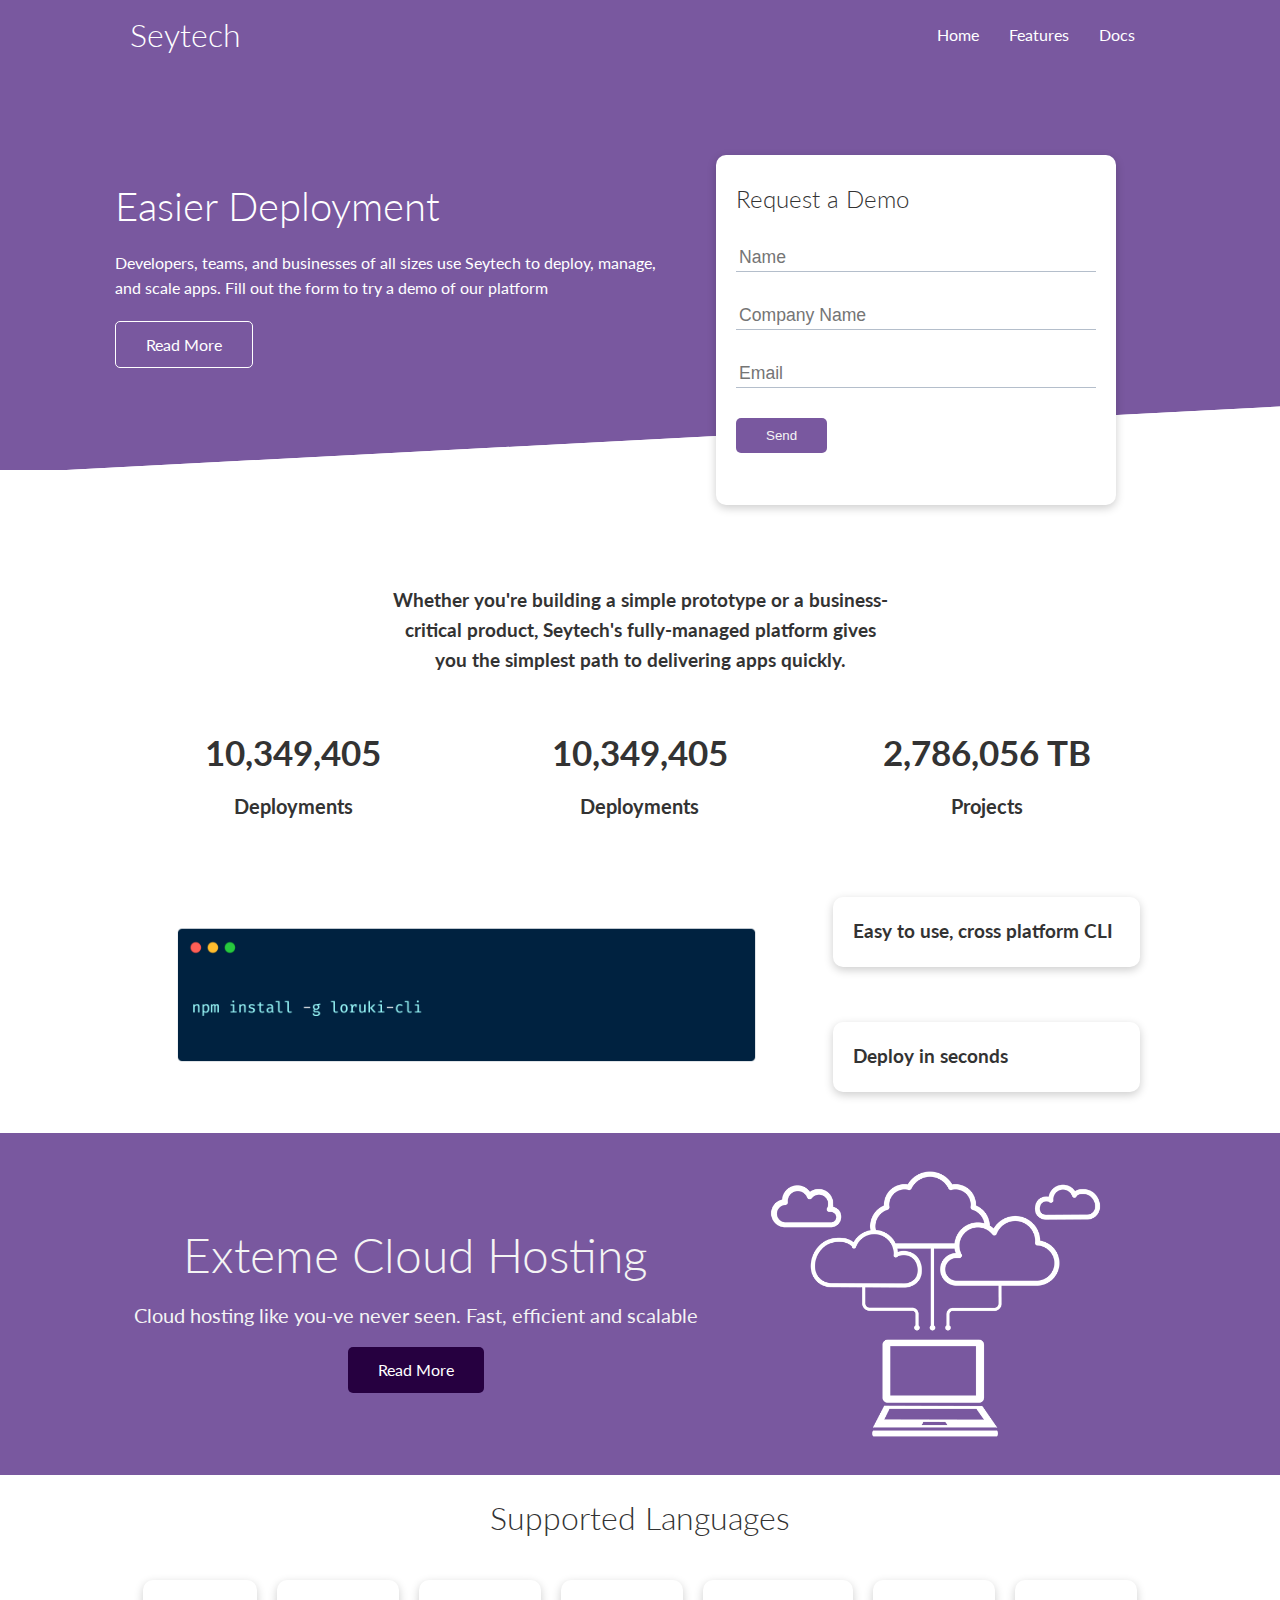
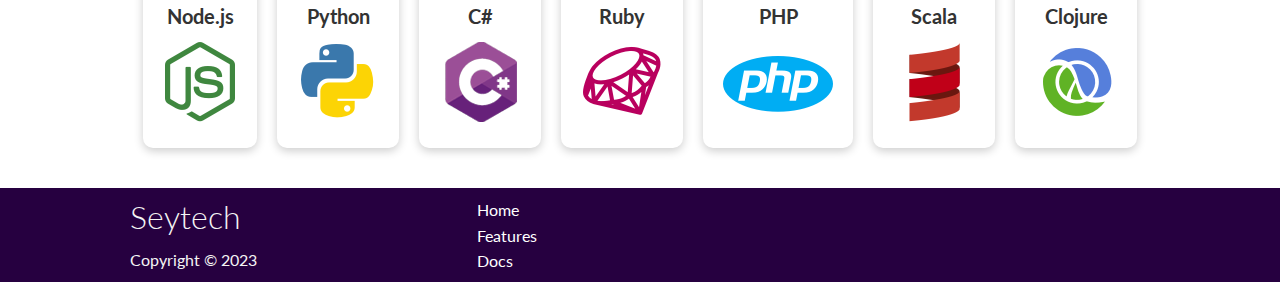
<file: index.html>
<!DOCTYPE html>
<html lang="en">
  <head>
    <meta charset="UTF-8" />
    <meta http-equiv="X-UA-Compatible" content="IE=edge" />
    <meta name="viewport" content="width=device-width, initial-scale=1.0" />
    <link
      rel="stylesheet"
      href="https://cdnjs.cloudflare.com/ajax/libs/font-awesome/6.2.1/css/all.min.css"
      integrity="sha512-MV7K8+y+gLIBoVD59lQIYicR65iaqukzvf/nwasF0nqhPay5w/9lJmVM2hMDcnK1OnMGCdVK+iQrJ7lzPJQd1w=="
      crossorigin="anonymous"
      referrerpolicy="no-referrer"
    />
    <link rel="stylesheet" href="styles/style.css" />
    <link rel="stylesheet" href="styles/utilities.css" />
    <title>Seytech Platform | Cloud Hosting</title>
  </head>
  <body>
    <!-- Navbar -->
    <div class="navbar">
      <div class="container flex">
        <h1 class="logo">Seytech</h1>
        <nav>
          <ul>
            <li><a href="index.html">Home</a></li>
            <li><a href="features.html" target="_blank">Features</a></li>
            <li><a href="docs.html">Docs</a></li>
          </ul>
        </nav>
      </div>
    </div>
    <!-- Showcase-->
    <section class="showcase">
      <div class="container grid">
        <div class="showcase-text">
          <h1>Easier Deployment</h1>
          <p>
            Developers, teams, and businesses of all sizes use Seytech to
            deploy, manage, and scale apps. Fill out the form to try a demo of
            our platform
          </p>
          <a href="features.html" class="btn btn-outline">Read More</a>
        </div>
        <div class="showcase-form card">
          <h2>Request a Demo</h2>
          <form>
            <div class="form-control">
              <input type="text" name="name" placeholder="Name" required />
            </div>
            <div class="form-control">
              <input
                type="text"
                name="company"
                placeholder="Company Name"
                required
              />
            </div>
            <div class="form-control">
              <input type="email" name="email" placeholder="Email" required />
            </div>
            <input type="submit" value="Send" class="btn btn-primary" />
          </form>
        </div>
      </div>
    </section>

    <!-- Stats -->
    <section class="stats">
      <div class="container">
        <h3 class="stats-heading text-center">
          Whether you're building a simple prototype or a business-critical
          product, Seytech's fully-managed platform gives you the simplest path
          to delivering apps quickly.
        </h3>
        <div class="grid grid-3 text-center my-4">
          <div>
            <i class="fas fa-server fa-3x"></i>
            <h3>10,349,405</h3>
            <p class="text-secondary">Deployments</p>
          </div>
          <div>
            <i class="fas fa-upload fa-3x"></i>
            <h3>10,349,405</h3>
            <p class="text-secondary">Deployments</p>
          </div>
          <div>
            <i class="fas fa-project-diagram fa-3x"></i>
            <h3>2,786,056 TB</h3>
            <p class="text-secondary">Projects</p>
          </div>
        </div>
      </div>
    </section>

    <!-- CLI -->
    <section class="cli">
      <div class="container grid">
        <img src="images/cli.png" alt="" />
        <div class="card">
          <h3>Easy to use, cross platform CLI</h3>
        </div>
        <div class="card">
          <h3>Deploy in seconds</h3>
        </div>
      </div>
    </section>

    <!-- Cloud -->
    <section class="cloud bg-primary my-2 py-2">
      <div class="container grid">
        <div class="text-center">
          <h2 class="lg">Exteme Cloud Hosting</h2>
          <p class="lead my-1">
            Cloud hosting like you-ve never seen. Fast, efficient and scalable
          </p>
          <a href="features.html" class="btn btn-dark">Read More</a>
        </div>
        <img src="images/cloud.png" alt="" />
      </div>
    </section>

    <!-- Languagues -->
    <section class="languages">
      <h2 class="md text-center my-2">Supported Languages</h2>
      <div class="container flex">
        <div class="card">
          <h4>Node.js</h4>
          <img src="images/logos/node.png" alt="" />
        </div>
        <div class="card">
          <h4>Python</h4>
          <img src="images/logos/python.png" alt="" />
        </div>
        <div class="card">
          <h4>C#</h4>
          <img src="images/logos/csharp.png" alt="" />
        </div>
        <div class="card">
          <h4>Ruby</h4>
          <img src="images/logos/ruby.png" alt="" />
        </div>
        <div class="card">
          <h4>PHP</h4>
          <img src="images/logos/php.png" alt="" />
        </div>
        <div class="card">
          <h4>Scala</h4>
          <img src="images/logos/scala.png" alt="" />
        </div>
        <div class="card">
          <h4>Clojure</h4>
          <img src="images/logos/clojure.png" alt="" />
        </div>
      </div>
    </section>
    <!-- Footer -->
    <footer class="footer bg-dark py-5">
      <div class="container grid grid-3">
        <div>
          <h1>Seytech</h1>
          <p>Copyright &copy; 2023</p>
        </div>
        <nav>
          <ul>
            <li><a href="index.html">Home</a></li>
            <li><a href="features.html">Features</a></li>
            <li><a href="docs.html">Docs</a></li>
          </ul>
        </nav>
        <div class="social">
          <a href="#"><i class="fa-brands fa-github fa-xl"></i></a>
          <a href="#"><i class="fa-brands fa-facebook fa-xl"></i></a>
          <a href="#"><i class="fa-brands fa-twitter fa-xl"></i></a>
          <a href="#"><i class="fa-brands fa-instagram fa-xl"></i></a>
        </div>
      </div>
    </footer>
  </body>
</html>
</file>
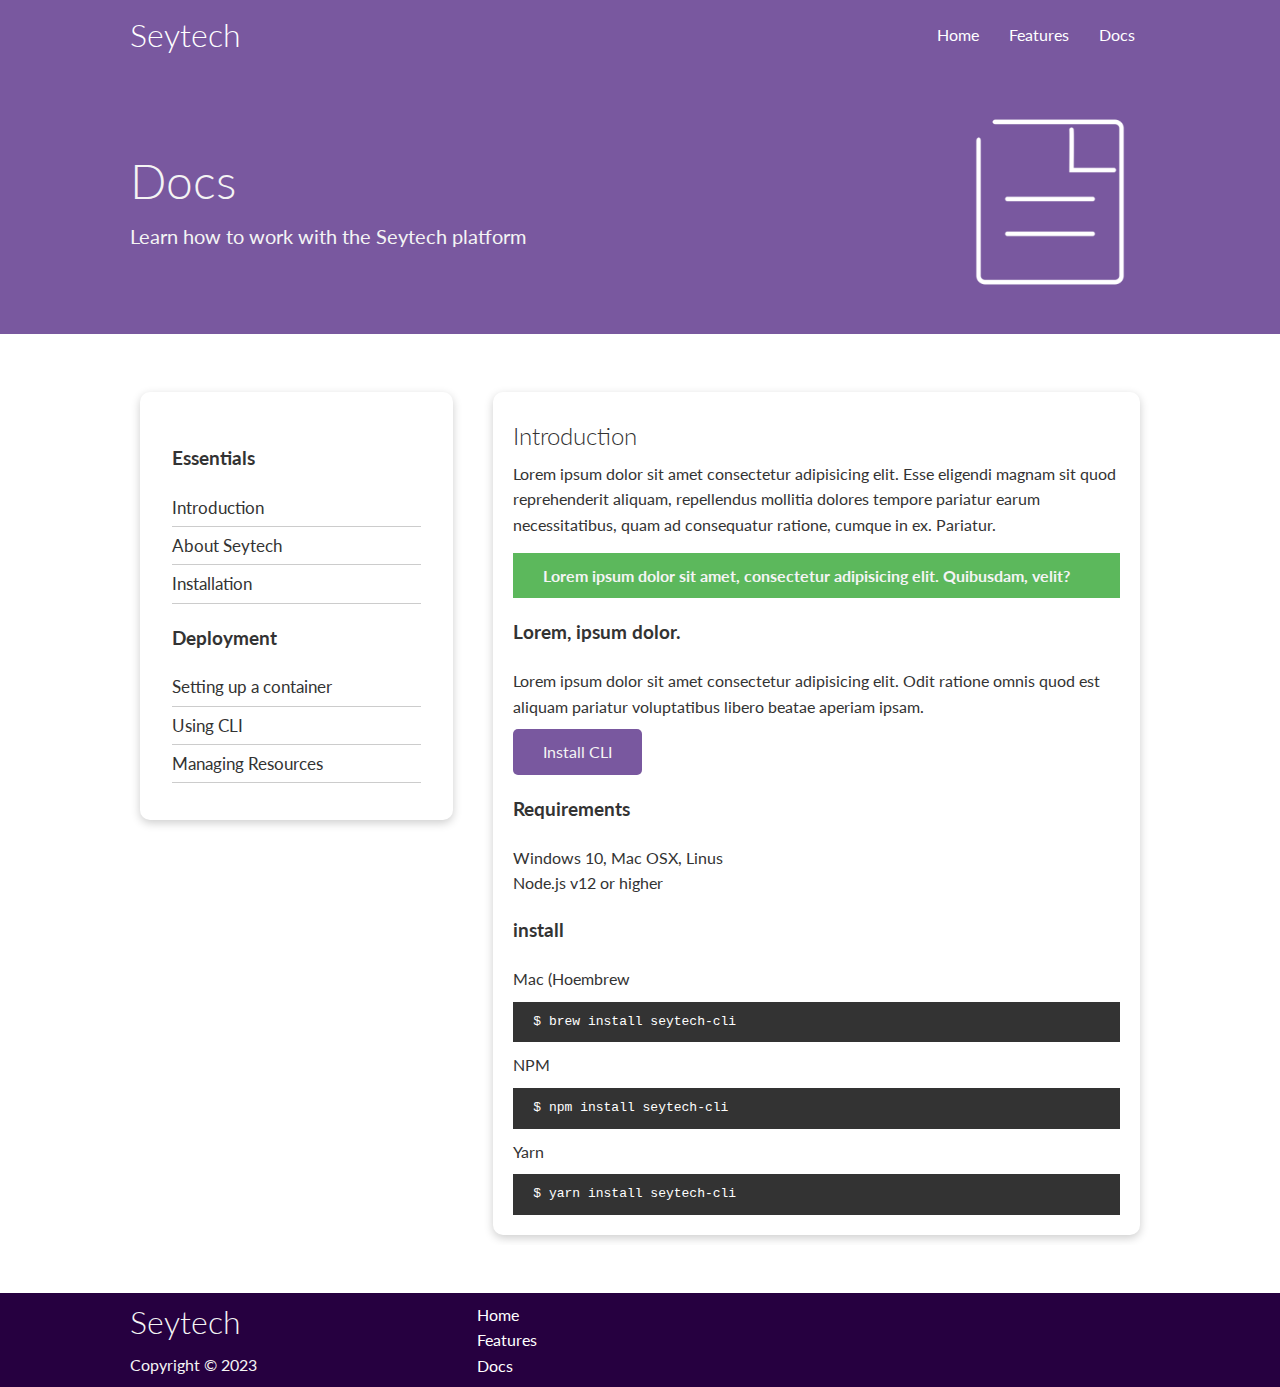
<file: docs.html>
<!DOCTYPE html>
<html lang="en">
  <head>
    <meta charset="UTF-8" />
    <meta http-equiv="X-UA-Compatible" content="IE=edge" />
    <meta name="viewport" content="width=device-width, initial-scale=1.0" />
    <link
      rel="stylesheet"
      href="https://cdnjs.cloudflare.com/ajax/libs/font-awesome/6.2.1/css/all.min.css"
      integrity="sha512-MV7K8+y+gLIBoVD59lQIYicR65iaqukzvf/nwasF0nqhPay5w/9lJmVM2hMDcnK1OnMGCdVK+iQrJ7lzPJQd1w=="
      crossorigin="anonymous"
      referrerpolicy="no-referrer"
    />
    <link rel="stylesheet" href="styles/style.css" />
    <link rel="stylesheet" href="styles/utilities.css" />
    <title>Seytech Platform | Cloud Hosting</title>
  </head>
  <body>
    <!-- Navbar -->
    <div class="navbar">
      <div class="container flex">
        <h1 class="logo">Seytech</h1>
        <nav>
          <ul>
            <li><a href="index.html">Home</a></li>
            <li><a href="features.html" target="_blank">Features</a></li>
            <li><a href="docs.html">Docs</a></li>
          </ul>
        </nav>
      </div>
    </div>
    <!-- Head -->
    <section class="docs-head bg-primary py-3">
      <div class="container grid">
        <div>
          <h1 class="lg">Docs</h1>
          <p class="lead">Learn how to work with the Seytech platform</p>
        </div>
        <img src="images/docs.png" alt="" />
      </div>
    </section>

    <!-- Docs Main -->
    <section class="docs-main my-4">
      <div class="container grid">
        <div class="card bg-light p-3">
          <h3 class="my-2">Essentials</h3>
          <nav>
            <ul>
              <li><a href="#">Introduction</a></li>
              <li><a href="#">About Seytech</a></li>
              <li><a href="#">Installation</a></li>
            </ul>
          </nav>
          <h3 class="my-2">Deployment</h3>
          <nav>
            <ul>
              <li><a href="#">Setting up a container</a></li>
              <li><a href="#">Using CLI</a></li>
              <li><a href="#">Managing Resources</a></li>
            </ul>
          </nav>
        </div>
        <div class="card">
          <h2>Introduction</h2>
          <p>
            Lorem ipsum dolor sit amet consectetur adipisicing elit. Esse
            eligendi magnam sit quod reprehenderit aliquam, repellendus mollitia
            dolores tempore pariatur earum necessitatibus, quam ad consequatur
            ratione, cumque in ex. Pariatur.
          </p>
          <div class="alert alert-success">
            <i class="fa-solid fa-info"></i> Lorem ipsum dolor sit amet,
            consectetur adipisicing elit. Quibusdam, velit?
          </div>
          <h3>Lorem, ipsum dolor.</h3>
          <p>
            Lorem ipsum dolor sit amet consectetur adipisicing elit. Odit
            ratione omnis quod est aliquam pariatur voluptatibus libero beatae
            aperiam ipsam.
          </p>
          <a href="#" class="btn btn-primary">Install CLI</a>
          <h3>Requirements</h3>
          <ul>
            <li>Windows 10, Mac OSX, Linus</li>
          </ul>
          <ul>
            <li>Node.js v12 or higher</li>
          </ul>

          <h3>install</h3>
          <p>Mac (Hoembrew</p>
          <pre><code>$ brew install seytech-cli</code></pre>
          <p>NPM</p>
          <pre><code>$ npm install seytech-cli</code></pre>
          <p>Yarn</p>
          <pre><code>$ yarn install seytech-cli</code></pre>
        </div>
      </div>
    </section>

    <!-- Footer -->
    <footer class="footer bg-dark py-5">
      <div class="container grid grid-3">
        <div>
          <h1>Seytech</h1>
          <p>Copyright &copy; 2023</p>
        </div>
        <nav>
          <ul>
            <li><a href="index.html">Home</a></li>
            <li><a href="features.html">Features</a></li>
            <li><a href="docs.html">Docs</a></li>
          </ul>
        </nav>
        <div class="social">
          <a href="#"><i class="fa-brands fa-github fa-xl"></i></a>
          <a href="#"><i class="fa-brands fa-facebook fa-xl"></i></a>
          <a href="#"><i class="fa-brands fa-twitter fa-xl"></i></a>
          <a href="#"><i class="fa-brands fa-instagram fa-xl"></i></a>
        </div>
      </div>
    </footer>
  </body>
</html>
</file>
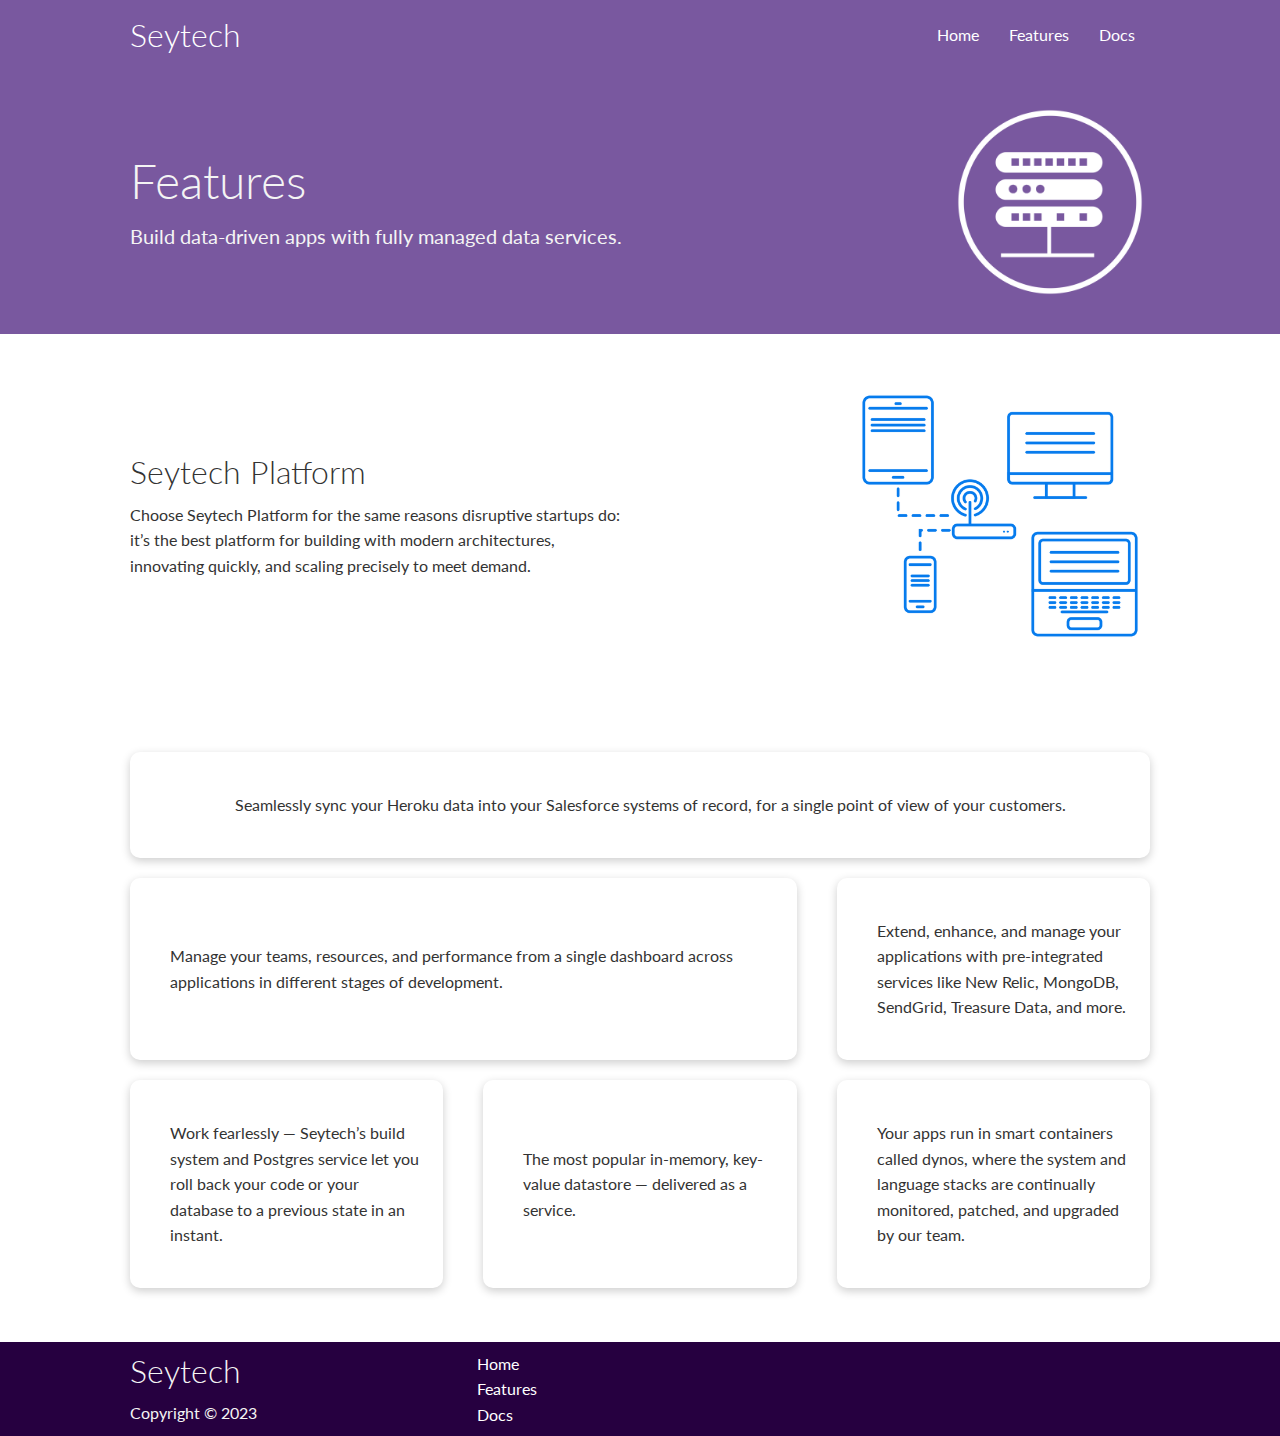
<file: features.html>
<!DOCTYPE html>
<html lang="en">
  <head>
    <meta charset="UTF-8" />
    <meta http-equiv="X-UA-Compatible" content="IE=edge" />
    <meta name="viewport" content="width=device-width, initial-scale=1.0" />
    <link
      rel="stylesheet"
      href="https://cdnjs.cloudflare.com/ajax/libs/font-awesome/6.0.0-beta2/css/all.min.css"
      integrity="sha512-YWzhKL2whUzgiheMoBFwW8CKV4qpHQAEuvilg9FAn5VJUDwKZZxkJNuGM4XkWuk94WCrrwslk8yWNGmY1EduTA=="
      crossorigin="anonymous"
      referrerpolicy="no-referrer"
    />
    <link rel="stylesheet" href="styles/style.css" />
    <link rel="stylesheet" href="styles/utilities.css" />
    <title>Seytech Platform | Cloud Hosting</title>
  </head>
  <body>
    <!-- Navbar  -->
    <div class="navbar">
      <div class="container flex">
        <h1 class="logo">Seytech</h1>
        <nav>
          <ul>
            <li>
              <a href="https://codepen.io/Maner/pen/oNeRNEK" target="_blank"
                >Home</a
              >
            </li>
            <li><a href="#">Features</a></li>
            <li><a href="docs.html">Docs</a></li>
          </ul>
        </nav>
      </div>
    </div>

    <!-- head -->
    <section class="features-head bg-primary py-3">
      <div class="container grid">
        <div>
          <h1 class="lg">Features</h1>
          <p class="lead">
            Build data-driven apps with fully managed data services.
          </p>
        </div>
        <img src="images/server.png" alt="" />
      </div>
    </section>

    <!-- sub head -->
    <section class="features-sub-head bg-light py-3">
      <div class="container grid">
        <div>
          <h1 class="md">Seytech Platform</h1>
          <p>
            Choose Seytech Platform for the same reasons disruptive startups do:
            it’s the best platform for building with modern architectures,
            innovating quickly, and scaling precisely to meet demand.
          </p>
        </div>
        <img src="images/server2.png" alt="" />
      </div>
    </section>

    <!-- Features Main -->
    <section class="features-main my-2">
      <div class="container grid grid-3">
        <div class="card flex">
          <i class="fas fa-server fa-3x"></i>
          <p>
            Seamlessly sync your Heroku data into your Salesforce systems of
            record, for a single point of view of your customers.
          </p>
        </div>
        <div class="card flex">
          <i class="fas fa-network-wired fa-3x"></i>
          <p>
            Manage your teams, resources, and performance from a single
            dashboard across applications in different stages of development.
          </p>
        </div>
        <div class="card flex">
          <i class="fas fa-laptop fa-3x"></i>
          <p>
            Extend, enhance, and manage your applications with pre-integrated
            services like New Relic, MongoDB, SendGrid, Treasure Data, and more.
          </p>
        </div>
        <div class="card flex">
          <i class="fas fa-database fa-3x"></i>
          <p>
            Work fearlessly — Seytech’s build system and Postgres service let
            you roll back your code or your database to a previous state in an
            instant.
          </p>
        </div>
        <div class="card flex">
          <i class="fas fa-power-off fa-3x"></i>
          <p>
            The most popular in-memory, key-value datastore — delivered as a
            service.
          </p>
        </div>
        <div class="card flex">
          <i class="fas fa-upload fa-3x"></i>
          <p>
            Your apps run in smart containers called dynos, where the system and
            language stacks are continually monitored, patched, and upgraded by
            our team.
          </p>
        </div>
      </div>
    </section>

    <!-- footer -->
    <footer class="footer bg-dark py-5">
      <div class="container grid grid-3">
        <div>
          <h1>Seytech</h1>
          <p>Copyright &copy; 2023</p>
        </div>
        <nav>
          <ul>
            <li><a href="#">Home</a></li>
            <li><a href="features.html">Features</a></li>
            <li><a href="docs.html">Docs</a></li>
          </ul>
        </nav>
        <div class="social">
          <a href="#"><i class="fa-brands fa-github fa-xl"></i></a>
          <a href="#"><i class="fa-brands fa-facebook fa-xl"></i></a>
          <a href="#"><i class="fa-brands fa-twitter fa-xl"></i></a>
          <a href="#"><i class="fa-brands fa-instagram fa-xl"></i></a>
        </div>
      </div>
    </footer>
  </body>
</html>
</file>
<file: styles/style.css>
@import url("https://fonts.googleapis.com/css2?family=Lato:wght@300&display=swap");

:root {
  --primary-color: #79589f;
  --secondary-color: #6e5baa;
  --dark-color: #260040;
  --light-color: #f4f4f4;
  --shadow: 0 3px 10px rgba(0, 0, 0, 0.2);
  --text-color: #333;
  --succes-color: #5cb85c;
  --error-color: #d9534f;
}

* {
  box-sizing: border-box;
  padding: 0;
  margin: 0;
}

body {
  font-family: "Lato", sans-serif;
  color: #333;
  line-height: 1.6;
}

ul {
  list-style-type: none;
}

a {
  text-decoration: none;
  color: #333;
}

h1,
h2 {
  font-weight: 300;
  line-height: 1.2;
  margin: 10px 0;
}

p {
  margin: 10px 0;
}

img {
  width: 100%;
}

code,
pre {
  background-color: var(--text-color);
  color: #fff;
  padding: 10px;
}

/* Navbar */
.navbar {
  background-color: var(--primary-color);
  color: #fff;
  height: 70px;
}

.navbar ul {
  display: flex;
}

.navbar a {
  color: #fff;
  padding: 10px;
  margin: 0 5px;
}

.navbar a:hover {
  border-bottom: 2px #fff solid;
}
.navbar .flex {
  justify-content: space-between;
}

/* Showcase */
.showcase {
  height: 400px;
  background-color: var(--primary-color);
  color: #fff;
  position: relative;
}

.showcase h1 {
  font-size: 40px;
}

.showcase p {
  margin: 20px 0;
}

.showcase .grid {
  grid-template-columns: 55% 45%;
  gap: 30px;
  overflow: visible; /* to remove scroll bar and show card bottom */
}

.showcase-text {
  animation: slideInFromLeft 1s ease-in;
}

.showcase-form {
  position: relative;
  top: 60px;
  height: 350px;
  width: 400px;
  padding: 40px;
  z-index: 100;
  animation: slideInFromRight 1s ease-in;
}

.showcase-form .form-control {
  margin: 30px 0;
}

.showcase-form input[type="text"],
.showcase-form input[type="email"] {
  border: 0;
  border-bottom: 1px solid #b4becb;
  width: 100%;
  padding: 3px;
  font-size: 1.1rem;
}

.showcase-form input:focus {
  outline: none;
  border-bottom: 2px solid var(--primary-color);
}

.showcase::before,
.showcase::after {
  content: "";
  position: absolute;
  height: 100px;
  bottom: -70px;
  right: 0;
  left: 0;
  background-color: #fff;
  transform: skewY(-3deg);
  -webkit-transform: skewY(-3deg);
  -moz-transform: skewY(-3deg);
  -ms-transform: skewY(-3deg);
}

/* Stats */
.stats {
  padding-top: 100px;
}

.stats .stats-heading {
  max-width: 500px;
  margin: 1rem auto;
}

.stats .grid h3 {
  font-size: 35px;
}

.stats .grid p {
  font-size: 20px;
  font-weight: bold;
}

/* CLI */
.cli .grid {
  grid-template-columns: repeat(3, 1fr);
  grid-template-rows: repeat(2, 1fr);
}

.cli .grid > *:first-child {
  grid-column: 1 / span 2;
  grid-row: 1 / span 2;
}

/* Cloud */
.cloud .grid {
  grid-template-columns: 4fr 3fr;
  overflow: visible;
}

/* languages */
.languages .flex {
  flex-wrap: wrap;
}

.languages .card {
  text-align: center;
  margin: 18px 10px 40px;
  transition: transform 0.2s ease-in;
}

.languages .card h4 {
  font-size: 20px;
  margin-bottom: 10px;
}

.languages .card:hover {
  transform: translateY(-15px);
}

/* features */
.features-head img,
.docs-head img {
  width: 200px;
  justify-self: flex-end;
}

.features-sub-head img {
  justify-self: flex-end;
  width: 300px;
}

.features-main .card > i {
  margin-right: 20px;
}

.features-main .grid {
  padding: 30px;
}
.features-main .grid > *:first-child {
  grid-column: 1 / 4;
}
.features-main .grid > *:nth-child(2) {
  grid-column: 1 / 3;
}

/* docs */
.docs-main h3 {
  margin: 20px 0;
}

.docs-main .grid {
  grid-template-columns: 1fr 2fr;
  align-items: start;
}

.docs-main nav li {
  font-size: 17px;
  padding-bottom: 5px;
  margin-bottom: 5px;
  border-bottom: 1px #ccc solid;
}

.docs-main a:hover {
  font-weight: bold;
}

/* Footer */
.footer .social a {
  margin: 0 10px;
}

/* Animation */
@keyframes slideInFromRight {
  0% {
    transform: translateX(100%);
  }
  100% {
    transform: translateX(0);
  }
}
@keyframes slideInFromLeft {
  0% {
    transform: translateX(-100%);
  }
  100% {
    transform: translateX(0);
  }
}

/* Tablet & under */
@media (max-width: 768px) {
  .grid,
  .showcase .grid,
  .stats .grid,
  .cli .grid,
  .cloud .grid,
  .features-main .grid,
  .docs-main .grid {
    grid-template-columns: 1fr;
    grid-template-rows: 1fr;
  }

  .showcase {
    height: auto;
  }

  .showcase-text {
    text-align: center;
    margin-top: 40px;
  }
  .showcase-form {
    justify-self: center;
    margin: auto;
  }

  .cli .grid > *:first-child {
    grid-column: 1;
    grid-row: 1;
  }

  .features-head,
  .features-sub-head,
  .docs-head {
    text-align: center;
  }
  .features-head,
  .features-sub-head,
  .docs-head img {
    justify-self: center;
  }
  .features-main .grid > *:first-child,
  .features-main .grid > *:nth-child(2) {
    grid-column: 1;
    grid-row: 1;
  }
}
/* Mobile */
@media (max-width: 500px) {
  .navbar {
    height: 110px;
  }

  .navbar .flex {
    flex-direction: column;
    background-color: red;
  }

  .navbar ul {
    padding: 10px;
    background-color: rgba(0, 0, 0, 0.1);
  }
  .showcase-form {
    width: 300px;
  }
  .footer .grid {
    grid-template-columns: 1fr;
    grid-template-rows: 1fr;
  }
}
</file>
<file: styles/utilities.css>
.container {
  max-width: 1100px;
  margin: 0 auto;
  overflow: auto; /* removes space from h2 margin */
  padding: 0 40px;
}

.card {
  background-color: #fff;
  border-radius: 10px;
  box-shadow: 0 3px 10px rgba(0, 0, 0, 0.2);
  padding: 20px;
  margin: 10px;
  color: #333;
}

.btn {
  display: inline-block;
  padding: 10px 30px;
  cursor: pointer;
  background: var(--primary-color);
  border: none;
  border-radius: 5px;
  color: #fff;
}

.btn-outline {
  background-color: transparent;
  border: 1px solid #fff;
}

.btn:hover {
  transform: scale(0.95);
}

.text-center {
  text-align: center;
}

/* Margins */
.my-1 {
  margin: 1rem 0; /* relative to root (html, default 16px),  */
}
.my-2 {
  margin: 1.5rem 0;
}
.my-3 {
  margin: 2rem 0;
}
.my-4 {
  margin: 3rem 0;
}
.m-1 {
  margin: 1rem;
}
.m-2 {
  margin: 1.5rem;
}
.m-3 {
  margin: 2rem;
}
.m-4 {
  margin: 3rem;
}
/* Padding */
.py-1 {
  margin: 1rem 0; /* relative to root (html, default 16px),  */
}
.py-2 {
  padding: 1.5rem 0;
}
.py-3 {
  padding: 2rem 0;
}
.py-4 {
  padding: 3rem 0;
}
.p-1 {
  padding: 1rem;
}
.p-2 {
  padding: 1.5rem;
}
.p-3 {
  padding: 2rem;
}
.p-4 {
  padding: 3rem;
}

/* Backgrounds & Colored btns */

.bg-primary,
.btn-primary {
  background-color: var(--primary-color);
  color: var(--light-color);
}

.bg-secondary,
.btn-secondary {
  background-color: var(--secondary-color);
  color: var(--light-color);
}
.bg-dark,
.btn-dark {
  background-color: var(--dark-color);
  color: var(--light-color);
}
.bg-light,
.btn-light {
  background-color: var(--ligth-color);
  color: #333;
}
.bg-primary a,
.btn-primary a,
.bg-secondary a,
.btn-secondary a,
.bg-dark a,
.btn-dark a {
  color: #fff;
}

.bg-light a,
.btn-light a {
  color: #333;
}

/* text sizes */
.lead {
  font-size: 20px;
}

.sm {
  font-size: 1rem;
}

.md {
  font-size: 2rem;
}

.lg {
  font-size: 3rem;
}

.flex {
  display: flex;
  justify-content: center;
  align-items: center;
  height: 100%;
}

.grid {
  display: grid;
  grid-template-columns: repeat(2, 1fr);
  gap: 20px;
  justify-content: center;
  align-items: center;
  height: 100%;
}

.grid-3 {
  grid-template-columns: repeat(3, 1fr);
}

/* Alert */
.alert {
  background-color: var(--light-color);
  padding: 10px 20px;
  font-weight: bold;
  margin: 15px 0;
}

.alert i {
  margin-right: 10px;
}

.alert-success {
  background-color: var(--succes-color);
  color: var(--light-color);
}
.alert-error {
  background-color: var(--error-color);
  color: var(--light-color);
}
</file>
